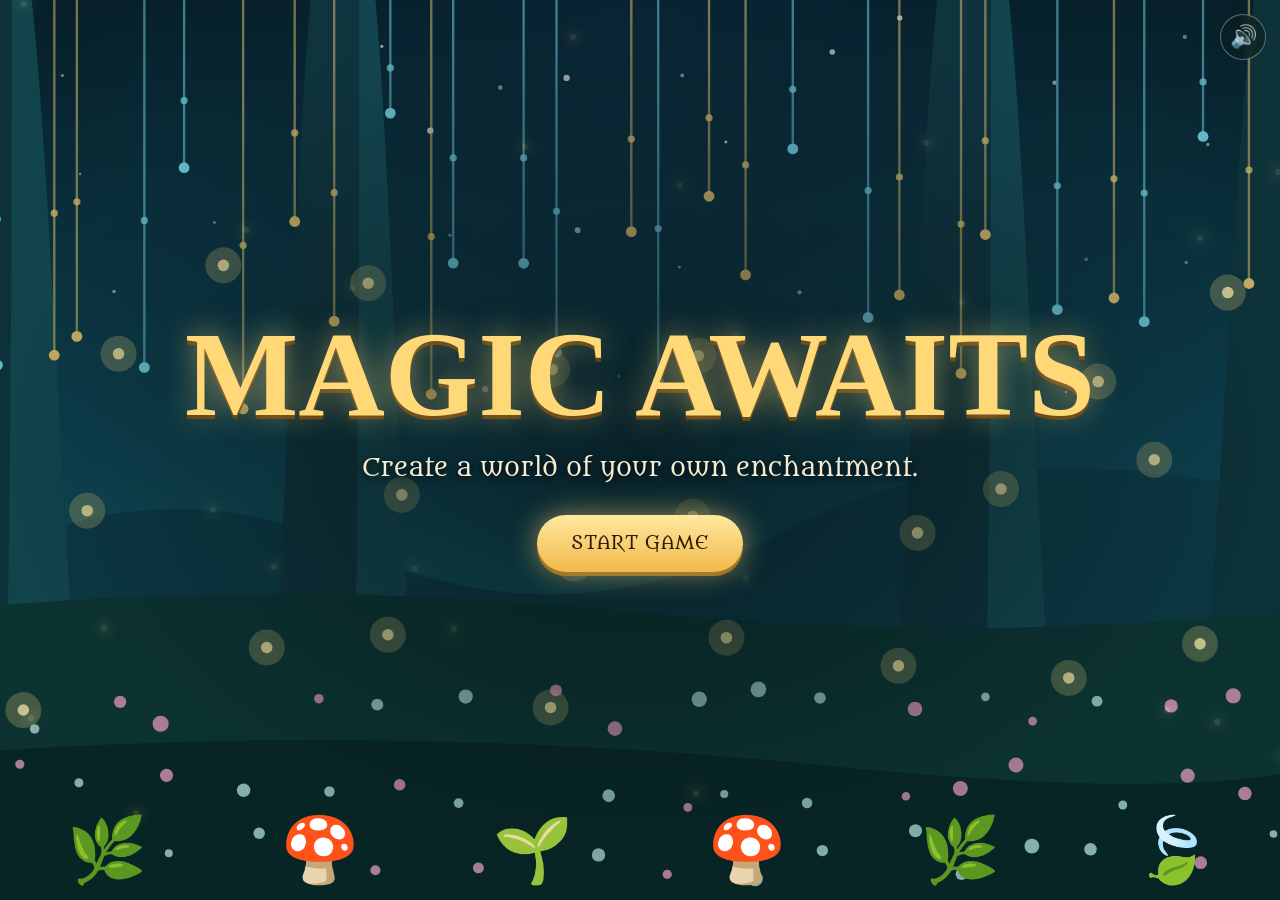
<file: index.html>
<!DOCTYPE html>
<html lang="en">
    <head>
        <meta charset="utf-8">
        <meta name="viewport" content="width=device-width, initial-scale=1, viewport-fit=cover">
        <title>
            Magic Awaits
        </title>
        <link rel="stylesheet" href="https://fonts.googleapis.com/css2?family=Metamorphous&family=Mountains+of+Christmas:wght@400;700&display=swap">
                <link rel="stylesheet" href="css/style.css">
    </head>
    <body>
        <div id="ffs">
        </div>
        <section class="screen on" id="start">
            <div class="bg" id="sbg">
            </div>
            <h1>
                MAGIC AWAITS
            </h1>
            <p>
                Create a world of your own enchantment.
            </p>
            <button class="btn" id="go">
                START GAME
            </button>
            <div class="deco">
                <span>
                    🌿
                </span>
                <span style="animation-delay:-1s">
                    🍄
                </span>
                <span style="animation-delay:-2s">
                    🌱
                </span>
                <span style="animation-delay:-.5s">
                    🍄
                </span>
                <span style="animation-delay:-3s">
                    🌿
                </span>
                <span style="animation-delay:-1.5s">
                    🍃
                </span>
            </div>
        </section>
        <section class="screen" id="round" hidden>
        </section>
        <section class="screen" id="final" hidden>
        </section>
        <section class="screen" id="mini" hidden>
        </section>
        <div id="md">
            <div>
                <img id="mi" alt="Your enchanted grove">
                <p>
                    Press and hold the picture (or right-click it) to save your grove.
                </p>
                <button class="btn" id="mc">
                    Close
                </button>
            </div>
        </div>
                <script src="js/core.js"></script>
        <script src="js/data.js"></script>
        <script src="js/game.js"></script>
        <script src="js/minigames.js"></script>
        <script src="js/main.js"></script>
        <script src="js/audio.js"></script>
    </body>
</html>
</file>
<file: css/style.css>
:root {
                --ink:#f4edd3;
                --mute:#c4c9b4;
                --gold:#ffd978;
                --sage:#a9c4a0;
                --lav:#b9a7ee;
                --sky:#8fd0e6;
                --deep:#0b1f1a;
                --glass:rgba(14,32,30,.62);
                --line:rgba(255,217,120,.38);
                color-scheme:dark;
                box-sizing:border-box;
                padding-top:env(safe-area-inset-top,0px);
                padding-bottom:env(safe-area-inset-bottom,0px);
            }
            * {
                box-sizing:border-box;
            }
            html {
                scroll-padding-top:env(safe-area-inset-top,0px);
            }
            body {
                margin:0;
                min-height:100vh;
                color:var(--ink);
                font:17px/1.55 Metamorphous,Georgia,serif;
                background:radial-gradient(ellipse at 50% 0,#27406b 0,#142b3a 38%,#0b1f1a 80%);
                transition:background 1.2s;
                overflow-x:hidden;
            }
            body[data-env=marsh] {
                background:radial-gradient(ellipse at 50% 0,#4a3585 0,#1d1b45 42%,#0a1a26 85%);
            }
            body[data-env=garden] {
                background:radial-gradient(ellipse at 50% 0,#a4568f 0,#4d3d77 40%,#1b2f2a 85%);
            }
            body[data-env=woods] {
                background:radial-gradient(ellipse at 50% 0,#17667a 0,#0d3a47 42%,#081b1a 85%);
            }
            h1,h2,h3,.big {
                font-family:'Mountains of Christmas',Georgia,cursive;
                font-weight:700;
                margin:0;
                line-height:1.05;
            }
            .screen {
                position:relative;
                z-index:2;
                min-height:100vh;
                padding:24px 16px 40px;
                display:flex;
                flex-direction:column;
                align-items:center;
                opacity:0;
                transform:translateY(14px);
                transition:opacity .4s,transform .4s;
            }
            .screen.on {
                opacity:1;
                transform:none;
            }
            .screen[hidden] {
                display:none;
            }
            #ffs {
                position:fixed;
                inset:0;
                pointer-events:none;
                z-index:1;
            }
            .ff {
                position:absolute;
                width:6px;
                height:6px;
                border-radius:50%;
                background:#ffe9a0;
                box-shadow:0 0 12px 4px rgba(255,225,130,.7);
                animation:dr 9s ease-in-out infinite alternate,bl 3s ease-in-out infinite;
            }
            @keyframes dr {
                to{transform:translate(40px,-60px)};
            }
            @keyframes bl {
                50%{opacity:.25};
            }
            #start {
                justify-content:center;
                text-align:center;
                overflow:hidden;
            }
            #start .bg {
                position:absolute;
                inset:0;
                z-index:-1;
                opacity:.85;
            }
            #start .bg svg {
                width:100%;
                height:100%;
                display:block;
            }
            #start:after {
                content:"";
                position:absolute;
                inset:0;
                z-index:-1;
                background:radial-gradient(ellipse at center,rgba(5,16,16,.65),rgba(5,16,16,.1) 70%);
            }
            #start h1 {
                font-size:clamp(3rem,13vw,7.5rem);
                color:var(--gold);
                text-shadow:0 0 30px rgba(255,217,120,.55),0 4px 0 #5a3d12;
            }
            #start p {
                font-size:clamp(1.05rem,3.5vw,1.5rem);
                color:var(--ink);
                margin:12px 0 28px;
                text-shadow:0 2px 8px #000;
            }
            .btn {
                font:inherit;
                font-size:1.15rem;
                color:#2b1d05;
                background:linear-gradient(#ffe9a0,#f2b84a);
                border:0;
                border-radius:99px;
                padding:14px 34px;
                cursor:pointer;
                box-shadow:0 0 28px rgba(255,217,120,.55),0 4px 0 #8a5d14;
                letter-spacing:.04em;
                transition:transform .2s;
            }
            .btn:hover {
                transform:translateY(-2px) scale(1.03);
            }
            .btn.alt {
                background:linear-gradient(#e0d6ff,#a893e8);
                box-shadow:0 0 22px rgba(185,167,238,.5),0 4px 0 #5c4a9a;
            }
            .btn:focus-visible,.card:focus-visible {
                outline:3px solid var(--sky);
                outline-offset:3px;
            }
            .deco {
                position:absolute;
                bottom:0;
                left:0;
                right:0;
                display:flex;
                justify-content:space-around;
                font-size:clamp(2rem,8vw,4rem);
                z-index:0;
                pointer-events:none;
            }
            .deco span {
                display:inline-block;
                transform-origin:50% 100%;
                animation:sw 4s ease-in-out infinite alternate;
            }
            @keyframes sw {
                from{transform:rotate(-7deg)}to{transform:rotate(7deg)};
            }
            .top {
                width:100%;
                max-width:900px;
                text-align:center;
            }
            .lab {
                letter-spacing:.2em;
                color:var(--gold);
                font-size:.9rem;
            }
            .bar {
                height:10px;
                border-radius:9px;
                background:rgba(255,255,255,.14);
                margin:8px auto 16px;
                overflow:hidden;
                max-width:420px;
            }
            .bar i {
                display:block;
                height:100%;
                background:linear-gradient(90deg,var(--sage),var(--gold));
                border-radius:9px;
                transition:width .6s;
            }
            .pv {
                width:100%;
                max-width:520px;
                border-radius:22px;
                overflow:hidden;
                border:2px solid var(--line);
                margin:0 auto 14px;
                aspect-ratio:16/8;
                box-shadow:0 0 30px rgba(0,0,0,.4);
            }
            .pv svg,.art svg,.fin svg {
                width:100%;
                height:100%;
                display:block;
            }
            h2 {
                font-size:clamp(1.9rem,6vw,3rem);
                color:var(--gold);
                margin-bottom:16px;
                text-shadow:0 0 18px rgba(255,217,120,.35);
            }
            .cards {
                display:grid;
                gap:16px;
                width:100%;
                max-width:900px;
                grid-template-columns:repeat(2,1fr);
                margin:0 auto;
            }
            .cards.e {
                grid-template-columns:repeat(3,1fr);
            }
            .card {
                font:inherit;
                color:var(--ink);
                text-align:center;
                background:var(--glass);
                border:2px solid var(--line);
                border-radius:26px;
                padding:18px 14px;
                cursor:pointer;
                backdrop-filter:blur(6px);
                transition:transform .25s,border-color .25s,box-shadow .25s;
            }
            .card:hover {
                transform:translateY(-6px);
                border-color:var(--gold);
                box-shadow:0 0 30px rgba(255,217,120,.35);
            }
            .card.sel {
                transform:scale(1.04);
                border-color:#fff;
                box-shadow:0 0 44px rgba(255,255,255,.6);
            }
            .card h3 {
                font-size:1.7rem;
                color:var(--gold);
                margin:6px 0;
            }
            .card p {
                margin:0;
                color:var(--mute);
                font-size:.92rem;
                line-height:1.45;
            }
            .ic {
                font-size:clamp(3rem,10vw,5rem);
                line-height:1.1;
                filter:drop-shadow(0 0 16px rgba(255,217,120,.6));
            }
            .art {
                border-radius:18px;
                overflow:hidden;
                aspect-ratio:16/10;
                margin-bottom:8px;
            }
            .fin {
                width:100%;
                max-width:900px;
                border-radius:26px;
                overflow:hidden;
                border:3px solid var(--gold);
                aspect-ratio:16/10;
                box-shadow:0 0 60px rgba(255,217,120,.35);
                margin:6px 0 18px;
            }
            #final h1 {
                font-size:clamp(2.3rem,8vw,4.4rem);
                color:var(--gold);
                text-align:center;
                text-shadow:0 0 24px rgba(255,217,120,.5);
            }
            #final p {
                max-width:640px;
                text-align:center;
                margin:10px auto 22px;
                font-size:1.1rem;
            }
            .row {
                display:flex;
                gap:14px;
                flex-wrap:wrap;
                justify-content:center;
            }
            .fl {
                animation:fl 5s ease-in-out infinite alternate;
            }
            @keyframes fl {
                to{transform:translate(10px,-16px)};
            }
            .bk {
                animation:bl 2.6s ease-in-out infinite;
            }
            #md {
                position:fixed;
                inset:0;
                z-index:9;
                background:rgba(5,12,12,.85);
                display:none;
                align-items:center;
                justify-content:center;
                padding:16px;
                text-align:center;
            }
            #md.o {
                display:flex;
            }
            #md div {
                max-width:560px;
            }
            #md img {
                width:100%;
                border-radius:16px;
                border:2px solid var(--gold);
            }
            #md p {
                margin:10px 0;
            }
            @media(max-width:640px) {
                .cards.e{grid-template-columns:1fr}.card{padding:12px 8px;
                border-radius:20px}.card h3{font-size:1.35rem}.card p{font-size:.8rem};
            }
            @media (prefers-reduced-motion:reduce) {
                *{animation:none!important;
                transition:none!important};
            }
            .mg {
                width:100%;
                max-width:780px;
                text-align:center;
            }
            .ins {
                max-width:560px;
                margin:0 auto 6px;
            }
            .play {
                position:relative;
                overflow:hidden;
                min-height:250px;
                border-radius:26px;
                border:2px solid var(--line);
                background:rgba(8,22,22,.6);
                padding:14px;
                margin:12px 0;
                box-shadow:inset 0 0 50px rgba(0,0,0,.4);
            }
            .play.won {
                box-shadow:inset 0 0 70px rgba(255,217,120,.5),0 0 40px rgba(255,217,120,.4);
            }
            .msg {
                min-height:1.6em;
                color:var(--sky);
                margin:4px 0;
            }
            .clue {
                min-height:1.8em;
                color:var(--gold);
                font-size:1.05rem;
                margin-bottom:8px;
            }
            .tiles {
                display:flex;
                flex-wrap:wrap;
                gap:12px;
                justify-content:center;
                margin:8px 0;
            }
            .tk {
                font:inherit;
                font-size:2.2rem;
                width:82px;
                height:82px;
                border-radius:24px;
                border:2px solid var(--line);
                background:rgba(255,255,255,.07);
                color:var(--ink);
                cursor:pointer;
                transition:transform .2s,box-shadow .2s;
            }
            .tk.lit,.tk.lit2 {
                transform:scale(1.15);
                box-shadow:0 0 36px 8px var(--gold);
                background:rgba(255,217,120,.35);
            }
            .tk.fg {
                filter:hue-rotate(var(--h));
            }
            .tk.cr {
                box-shadow:0 0 14px var(--sky);
            }
            .tk.rn {
                color:var(--gold);
                text-shadow:0 0 12px var(--gold);
            }
            .tk.wf {
                border-radius:50%;
            }
            .tk.ln {
                border-radius:12px 12px 30px 30px;
            }
            .bad {
                animation:shk .4s;
                border-color:#ff8a8a!important;
            }
            @keyframes shk {
                25%{transform:translateX(-8px)}75%{transform:translateX(8px)};
            }
            .arena {
                position:relative;
                height:290px;
            }
            .tg {
                position:absolute;
                font:inherit;
                font-size:2.8rem;
                background:none;
                border:0;
                opacity:.45;
                cursor:pointer;
                padding:6px;
                transition:transform .2s,opacity .2s,filter .2s;
            }
            .tg.lit {
                opacity:1;
                transform:scale(1.3) translateY(-8px);
                filter:drop-shadow(0 0 18px #ffd978);
            }
            .tg.done {
                opacity:.25;
                pointer-events:none;
            }
            .tg.gl {
                opacity:.7;
                filter:drop-shadow(0 0 5px #ffe58a);
            }
            .tg.hint,.nd.hint {
                animation:hn .9s ease-in-out infinite alternate;
            }
            @keyframes hn {
                to{filter:drop-shadow(0 0 20px #ffd978);
                transform:scale(1.2)};
            }
            .tg.ffd {
                animation:dr 5s ease-in-out infinite alternate;
            }
            .pr {
                height:8px;
                border-radius:8px;
                background:rgba(255,255,255,.14);
                overflow:hidden;
            }
            .pr i {
                display:block;
                height:100%;
                width:0;
                background:var(--gold);
                transition:width .3s;
            }
            .lv {
                display:flex;
                gap:16px;
                justify-content:center;
                margin:7px;
            }
            .nd {
                font:inherit;
                font-size:1.7rem;
                min-width:60px;
                height:60px;
                border-radius:30px;
                border:2px solid var(--line);
                background:rgba(255,255,255,.07);
                color:var(--ink);
                cursor:pointer;
                padding:0 10px;
            }
            .nd:disabled {
                opacity:.45;
                cursor:default;
            }
            .nd.on {
                opacity:1;
                border-color:var(--gold);
                box-shadow:0 0 22px var(--gold);
            }
            .nd.cl {
                border-color:rgba(255,217,120,.8);
                box-shadow:0 0 10px rgba(255,217,120,.5);
            }
            .nd.bad {
                opacity:.3;
                filter:grayscale(1);
            }
            .rg {
                display:grid;
                grid-template-columns:repeat(3,72px);
                justify-content:center;
                margin:6px auto;
            }
            .rt {
                position:relative;
                width:72px;
                height:72px;
                overflow:hidden;
                padding:0;
                border:0;
                box-shadow:inset 0 0 0 1px var(--line);
                background:rgba(255,255,255,.07);
                transition:transform .3s;
                cursor:pointer;
            }
            .rt span {
                position:absolute;
                width:216px;
                height:216px;
                line-height:216px;
                font-size:190px;
                text-align:center;
                color:var(--gold);
                font-family:'Noto Sans Runic','Segoe UI Symbol',serif;
                text-shadow:0 0 14px var(--gold);
            }
            .bf {
                box-shadow:0 0 0 4px var(--c),0 0 18px var(--c);
            }
            .bf.sel {
                transform:scale(1.2);
            }
            .tk.done {
                opacity:.35;
            }
            .trk {
                position:relative;
                height:90px;
                margin:10px 0;
            }
            .trk span {
                position:absolute;
                top:10px;
                font-size:3.4rem;
                transition:left .7s;
            }
            .trk b {
                position:absolute;
                right:4%;
                top:14px;
                font-size:3rem;
            }
            .pt {
                position:absolute;
                top:-40px;
                font-size:2.2rem;
                background:none;
                border:0;
                cursor:pointer;
                animation:fa linear forwards;
                opacity:.8;
            }
            .pt.mg2 {
                opacity:1;
                filter:drop-shadow(0 0 12px #fff) drop-shadow(0 0 8px #ffb3e0);
            }
            @keyframes fa {
                to{top:100%};
            }
            .sp {
                position:absolute;
                pointer-events:none;
                animation:spk 1.1s forwards;
            }
            @keyframes spk {
                to{transform:translate(var(--x),var(--y));
                opacity:0};
            }
            .hearts {
                font-size:1.5rem;
                letter-spacing:.25em;
                margin:2px 0 4px;
            }
            .hearts span {
                display:inline-block;
                transition:filter .5s,opacity .5s,transform .5s;
                filter:drop-shadow(0 0 8px rgba(255,90,120,.7));
            }
            .hearts span.lost {
                filter:grayscale(1);
                opacity:.35;
                transform:scale(.85);
            }
            .slips {
                font-size:1.1rem;
                margin:2px 0;
            }
            .slips:before {
                content:"Steady magic: ";
                color:var(--mute);
                font-size:.85rem;
                letter-spacing:.1em;
            }
            .slips span.lost {
                filter:grayscale(1);
                opacity:.25;
            }
            .play.lost {
                box-shadow:inset 0 0 70px rgba(150,90,220,.55);
            }
            .tier {
                text-align:center;
                margin:0 auto 22px;
                max-width:640px;
            }
            .tier h3 {
                font-size:2rem;
                color:var(--gold);
            }
            .tier ul {
                list-style:none;
                padding:0;
                margin:8px 0;
            }
</file>
